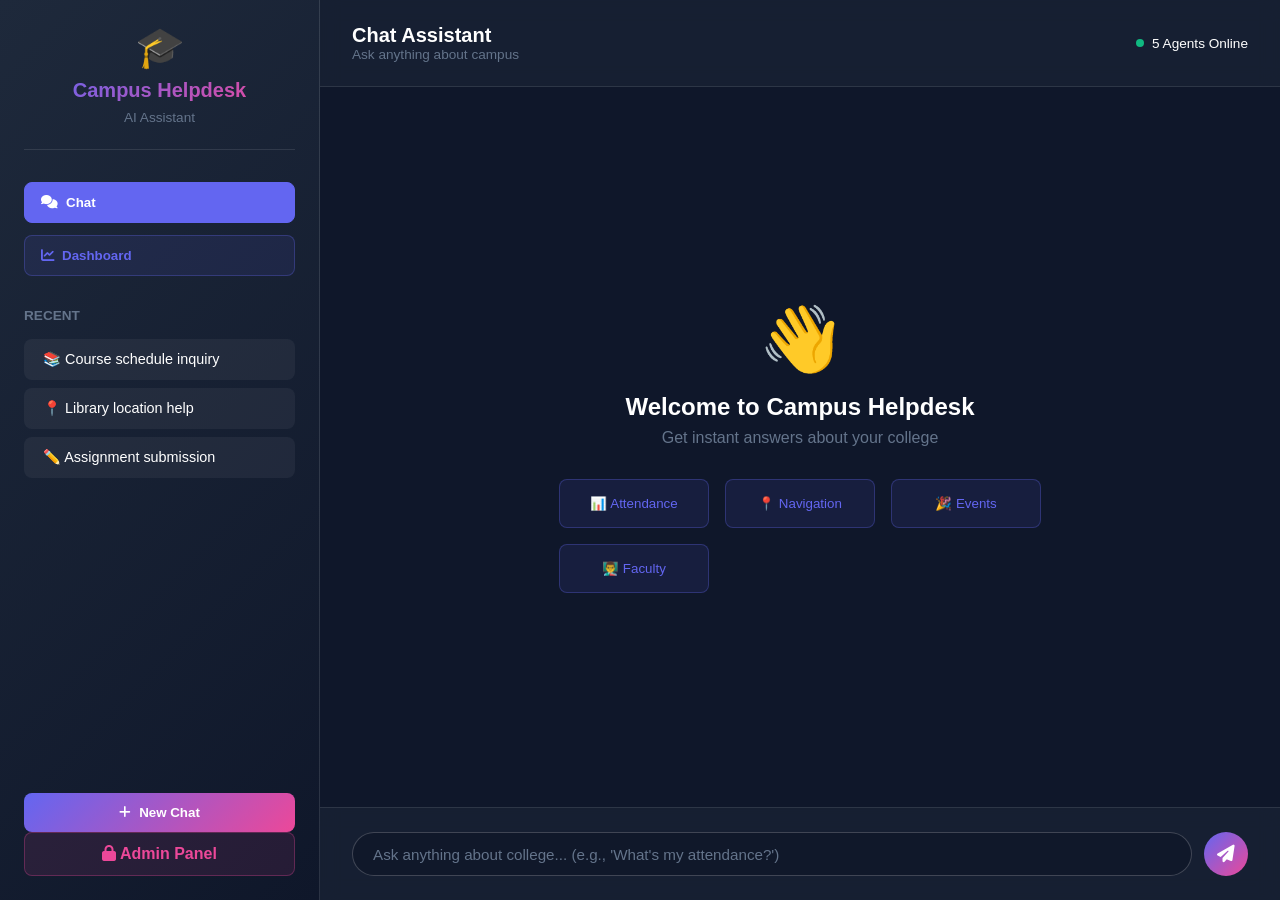
<file: templates/index_pro.html>
<!DOCTYPE html>
<html lang="en">
<head>
    <meta charset="UTF-8">
    <meta name="viewport" content="width=device-width, initial-scale=1.0">
    <title>Campus Helpdesk - Smart AI Assistant</title>
    <link href="https://cdnjs.cloudflare.com/ajax/libs/font-awesome/6.4.0/css/all.min.css" rel="stylesheet">
    <style>
        * {
            margin: 0;
            padding: 0;
            box-sizing: border-box;
        }

        :root {
            --primary: #6366f1;
            --primary-dark: #4f46e5;
            --secondary: #ec4899;
            --success: #10b981;
            --warning: #f59e0b;
            --dark: #0f172a;
            --dark-light: #1e293b;
            --gray: #64748b;
            --light: #f1f5f9;
            --white: #ffffff;
        }

        html, body {
            width: 100%;
            height: 100%;
            font-family: -apple-system, BlinkMacSystemFont, 'Segoe UI', 'Roboto', sans-serif;
            background: var(--dark);
            color: var(--white);
        }

        .app-container {
            display: flex;
            height: 100vh;
            background: var(--dark);
        }

        /* ==================== SIDEBAR ==================== */
        .sidebar {
            width: 320px;
            background: linear-gradient(135deg, #1e293b 0%, #0f172a 100%);
            border-right: 1px solid rgba(255, 255, 255, 0.1);
            display: flex;
            flex-direction: column;
            padding: 1.5rem;
            overflow-y: auto;
        }

        .logo-section {
            text-align: center;
            margin-bottom: 2rem;
            padding-bottom: 1.5rem;
            border-bottom: 1px solid rgba(255, 255, 255, 0.1);
        }

        .logo {
            font-size: 2.5rem;
            margin-bottom: 0.5rem;
        }

        .logo-text {
            font-size: 1.25rem;
            font-weight: 700;
            background: linear-gradient(135deg, var(--primary), var(--secondary));
            -webkit-background-clip: text;
            -webkit-text-fill-color: transparent;
            background-clip: text;
        }

        .logo-subtitle {
            font-size: 0.85rem;
            color: var(--gray);
            margin-top: 0.5rem;
        }

        .nav-buttons {
            display: flex;
            flex-direction: column;
            gap: 0.75rem;
            margin-bottom: 2rem;
        }

        .nav-btn {
            padding: 0.75rem 1rem;
            border: 1px solid rgba(99, 102, 241, 0.3);
            background: rgba(99, 102, 241, 0.1);
            color: var(--primary);
            border-radius: 8px;
            cursor: pointer;
            transition: all 0.3s ease;
            font-weight: 600;
            display: flex;
            align-items: center;
            gap: 0.5rem;
        }

        .nav-btn:hover {
            background: rgba(99, 102, 241, 0.2);
            border-color: var(--primary);
            transform: translateX(4px);
        }

        .nav-btn.active {
            background: var(--primary);
            color: white;
            border-color: var(--primary);
        }

        .conversation-list {
            flex: 1;
            overflow-y: auto;
            margin-bottom: 1.5rem;
        }

        .conversation-item {
            padding: 0.75rem 1rem;
            margin-bottom: 0.5rem;
            background: rgba(255, 255, 255, 0.05);
            border-radius: 8px;
            cursor: pointer;
            transition: all 0.3s ease;
            border-left: 3px solid transparent;
            font-size: 0.9rem;
            overflow: hidden;
            text-overflow: ellipsis;
            white-space: nowrap;
        }

        .conversation-item:hover {
            background: rgba(99, 102, 241, 0.15);
            border-left-color: var(--primary);
        }

        .new-chat-btn {
            padding: 0.75rem 1rem;
            background: linear-gradient(135deg, var(--primary), var(--secondary));
            border: none;
            color: white;
            border-radius: 8px;
            cursor: pointer;
            font-weight: 600;
            transition: all 0.3s ease;
            width: 100%;
            display: flex;
            align-items: center;
            justify-content: center;
            gap: 0.5rem;
        }

        .new-chat-btn:hover {
            transform: translateY(-2px);
            box-shadow: 0 8px 20px rgba(99, 102, 241, 0.3);
        }

        .admin-link {
            padding: 0.75rem 1rem;
            background: rgba(236, 72, 153, 0.1);
            border: 1px solid rgba(236, 72, 153, 0.3);
            color: var(--secondary);
            border-radius: 8px;
            text-decoration: none;
            text-align: center;
            font-weight: 600;
            transition: all 0.3s ease;
            display: block;
        }

        .admin-link:hover {
            background: rgba(236, 72, 153, 0.2);
            border-color: var(--secondary);
        }

        /* ==================== MAIN CHAT ==================== */
        .chat-container {
            flex: 1;
            display: flex;
            flex-direction: column;
            background: var(--dark);
        }

        .chat-header {
            padding: 1.5rem 2rem;
            border-bottom: 1px solid rgba(255, 255, 255, 0.1);
            display: flex;
            justify-content: space-between;
            align-items: center;
            background: rgba(30, 41, 59, 0.5);
            backdrop-filter: blur(10px);
        }

        .chat-header-title {
            font-size: 1.25rem;
            font-weight: 700;
        }

        .chat-header-subtitle {
            font-size: 0.85rem;
            color: var(--gray);
        }

        .agent-status {
            display: flex;
            align-items: center;
            gap: 0.5rem;
            font-size: 0.85rem;
        }

        .status-dot {
            width: 8px;
            height: 8px;
            background: var(--success);
            border-radius: 50%;
            animation: pulse 2s infinite;
        }

        @keyframes pulse {
            0%, 100% { opacity: 1; }
            50% { opacity: 0.5; }
        }

        .messages-area {
            flex: 1;
            overflow-y: auto;
            padding: 2rem;
            display: flex;
            flex-direction: column;
            gap: 1rem;
        }

        .welcome-section {
            text-align: center;
            margin: auto;
        }

        .welcome-icon {
            font-size: 4rem;
            margin-bottom: 1rem;
        }

        .welcome-title {
            font-size: 1.5rem;
            font-weight: 700;
            margin-bottom: 0.5rem;
        }

        .welcome-subtitle {
            color: var(--gray);
            margin-bottom: 2rem;
        }

        .quick-actions {
            display: grid;
            grid-template-columns: repeat(auto-fit, minmax(150px, 1fr));
            gap: 1rem;
            max-width: 600px;
        }

        .quick-action-btn {
            padding: 1rem;
            background: rgba(99, 102, 241, 0.1);
            border: 1px solid rgba(99, 102, 241, 0.3);
            border-radius: 8px;
            color: var(--primary);
            cursor: pointer;
            transition: all 0.3s ease;
            font-weight: 500;
        }

        .quick-action-btn:hover {
            background: rgba(99, 102, 241, 0.2);
            transform: translateY(-2px);
        }

        /* Messages */
        .message {
            display: flex;
            gap: 1rem;
            margin-bottom: 1rem;
            animation: slideIn 0.3s ease;
        }

        @keyframes slideIn {
            from {
                opacity: 0;
                transform: translateY(10px);
            }
            to {
                opacity: 1;
                transform: translateY(0);
            }
        }

        .message.user {
            justify-content: flex-end;
        }

        .message-avatar {
            width: 36px;
            height: 36px;
            border-radius: 50%;
            display: flex;
            align-items: center;
            justify-content: center;
            font-size: 1.2rem;
            flex-shrink: 0;
        }

        .message.assistant .message-avatar {
            background: rgba(99, 102, 241, 0.2);
            color: var(--primary);
        }

        .message.user .message-avatar {
            background: rgba(236, 72, 153, 0.2);
            color: var(--secondary);
        }

        .message-content {
            max-width: 70%;
        }

        .message.user .message-content {
            text-align: right;
        }

        .message-bubble {
            padding: 0.75rem 1rem;
            border-radius: 12px;
            word-wrap: break-word;
            line-height: 1.5;
        }

        .message.assistant .message-bubble {
            background: rgba(99, 102, 241, 0.15);
            border: 1px solid rgba(99, 102, 241, 0.3);
            color: var(--white);
        }

        .message.user .message-bubble {
            background: linear-gradient(135deg, var(--primary), var(--primary-dark));
            color: white;
        }

        .message-agents {
            margin-top: 0.5rem;
            font-size: 0.8rem;
            color: var(--gray);
        }

        .agent-badge {
            display: inline-block;
            background: rgba(16, 185, 129, 0.15);
            color: var(--success);
            padding: 0.2rem 0.5rem;
            border-radius: 4px;
            margin-right: 0.3rem;
            font-weight: 500;
        }

        /* Input Area */
        .input-area {
            padding: 1.5rem 2rem;
            border-top: 1px solid rgba(255, 255, 255, 0.1);
            background: rgba(30, 41, 59, 0.5);
            backdrop-filter: blur(10px);
        }

        .input-wrapper {
            display: flex;
            gap: 0.75rem;
            max-width: 1200px;
        }

        .input-field {
            flex: 1;
            padding: 0.75rem 1.25rem;
            border: 1px solid rgba(255, 255, 255, 0.2);
            background: rgba(15, 23, 42, 0.8);
            border-radius: 25px;
            color: white;
            font-size: 0.95rem;
            transition: all 0.3s ease;
        }

        .input-field:focus {
            outline: none;
            border-color: var(--primary);
            background: rgba(15, 23, 42, 0.95);
            box-shadow: 0 0 0 3px rgba(99, 102, 241, 0.1);
        }

        .input-field::placeholder {
            color: var(--gray);
        }

        .send-btn {
            width: 44px;
            height: 44px;
            border: none;
            background: linear-gradient(135deg, var(--primary), var(--secondary));
            color: white;
            border-radius: 50%;
            cursor: pointer;
            transition: all 0.3s ease;
            display: flex;
            align-items: center;
            justify-content: center;
            font-size: 1.1rem;
        }

        .send-btn:hover {
            transform: scale(1.05);
            box-shadow: 0 8px 20px rgba(99, 102, 241, 0.3);
        }

        .send-btn:active {
            transform: scale(0.95);
        }

        /* ==================== SCROLLBAR ==================== */
        ::-webkit-scrollbar {
            width: 8px;
        }

        ::-webkit-scrollbar-track {
            background: rgba(255, 255, 255, 0.05);
        }

        ::-webkit-scrollbar-thumb {
            background: rgba(99, 102, 241, 0.4);
            border-radius: 4px;
        }

        ::-webkit-scrollbar-thumb:hover {
            background: rgba(99, 102, 241, 0.6);
        }

        /* ==================== RESPONSIVE ==================== */
        @media (max-width: 768px) {
            .app-container {
                flex-direction: column;
            }

            .sidebar {
                width: 100%;
                height: auto;
                padding: 1rem;
                border-right: none;
                border-bottom: 1px solid rgba(255, 255, 255, 0.1);
                flex-direction: row;
                align-items: center;
                gap: 1rem;
            }

            .logo-section {
                margin-bottom: 0;
                padding-bottom: 0;
                border-bottom: none;
                flex-shrink: 0;
            }

            .logo-text {
                font-size: 1rem;
            }

            .nav-buttons {
                flex-direction: row;
                margin-bottom: 0;
                gap: 0.5rem;
                flex: 1;
            }

            .nav-btn {
                padding: 0.5rem 0.75rem;
                font-size: 0.85rem;
            }

            .conversation-list {
                display: none;
            }

            .new-chat-btn {
                display: none;
            }

            .messages-area {
                padding: 1rem;
            }

            .message-content {
                max-width: 90%;
            }

            .input-area {
                padding: 1rem;
            }

            .quick-actions {
                grid-template-columns: 1fr;
            }
        }

        @media (max-width: 480px) {
            .chat-header {
                padding: 1rem;
            }

            .chat-header-title {
                font-size: 1rem;
            }

            .messages-area {
                padding: 0.75rem;
                gap: 0.75rem;
            }

            .message-content {
                max-width: 100%;
            }

            .input-wrapper {
                gap: 0.5rem;
            }

            .send-btn {
                width: 40px;
                height: 40px;
            }
        }
    </style>
</head>
<body>
    <div class="app-container">
        <!-- Sidebar -->
        <div class="sidebar">
            <div class="logo-section">
                <div class="logo">🎓</div>
                <div class="logo-text">Campus Helpdesk</div>
                <div class="logo-subtitle">AI Assistant</div>
            </div>

            <div class="nav-buttons">
                <button class="nav-btn active" onclick="switchView('chat')">
                    <i class="fas fa-comments"></i>
                    <span>Chat</span>
                </button>
                <button class="nav-btn" onclick="switchView('dashboard')">
                    <i class="fas fa-chart-line"></i>
                    <span>Dashboard</span>
                </button>
            </div>

            <div class="conversation-list">
                <div style="color: var(--gray); font-size: 0.85rem; margin-bottom: 1rem; text-transform: uppercase; font-weight: 600;">Recent</div>
                <div class="conversation-item">📚 Course schedule inquiry</div>
                <div class="conversation-item">📍 Library location help</div>
                <div class="conversation-item">✏️ Assignment submission</div>
            </div>

            <button class="new-chat-btn">
                <i class="fas fa-plus"></i>
                <span>New Chat</span>
            </button>

            <a href="/admin" class="admin-link">
                <i class="fas fa-lock"></i> Admin Panel
            </a>
        </div>

        <!-- Chat Container -->
        <div class="chat-container">
            <!-- Header -->
            <div class="chat-header">
                <div>
                    <div class="chat-header-title">Chat Assistant</div>
                    <div class="chat-header-subtitle">Ask anything about campus</div>
                </div>
                <div class="agent-status">
                    <span class="status-dot"></span>
                    <span>5 Agents Online</span>
                </div>
            </div>

            <!-- Messages Area -->
            <div class="messages-area" id="messagesArea">
                <div class="welcome-section">
                    <div class="welcome-icon">👋</div>
                    <div class="welcome-title">Welcome to Campus Helpdesk</div>
                    <div class="welcome-subtitle">Get instant answers about your college</div>
                    <div class="quick-actions">
                        <button class="quick-action-btn" onclick="sendQuickMessage('What is my attendance?')">📊 Attendance</button>
                        <button class="quick-action-btn" onclick="sendQuickMessage('Where is the library?')">📍 Navigation</button>
                        <button class="quick-action-btn" onclick="sendQuickMessage('Upcoming events?')">🎉 Events</button>
                        <button class="quick-action-btn" onclick="sendQuickMessage('Faculty contact info')">👨‍🏫 Faculty</button>
                    </div>
                </div>
            </div>

            <!-- Input Area -->
            <div class="input-area">
                <div class="input-wrapper">
                    <input 
                        type="text" 
                        id="userInput" 
                        class="input-field" 
                        placeholder="Ask anything about college... (e.g., 'What's my attendance?')"
                        onkeypress="handleKeyPress(event)"
                    >
                    <button class="send-btn" onclick="sendMessage()">
                        <i class="fas fa-paper-plane"></i>
                    </button>
                </div>
            </div>
        </div>
    </div>

    <script>
        let userName = "Anonymous";

        function handleKeyPress(event) {
            if (event.key === 'Enter' && !event.shiftKey) {
                event.preventDefault();
                sendMessage();
            }
        }

        function sendMessage() {
            const input = document.getElementById('userInput');
            const text = input.value.trim();
            
            if (!text) return;

            // Add user message
            addMessage(text, 'user');
            input.value = '';

            // Send to API
            fetch('/api/query', {
                method: 'POST',
                headers: { 'Content-Type': 'application/json' },
                body: JSON.stringify({ 
                    text: text,
                    user_name: userName
                })
            })
            .then(res => res.json())
            .then(data => {
                const response = data.response || 'No response available';
                const agents = data.agents || [];
                addMessage(response, 'assistant', agents);
            })
            .catch(err => {
                console.error('Error:', err);
                addMessage('Sorry, something went wrong. Please try again.', 'assistant');
            });
        }

        function sendQuickMessage(message) {
            document.getElementById('userInput').value = message;
            sendMessage();
        }

        function addMessage(text, sender, agents = []) {
            const messagesArea = document.getElementById('messagesArea');
            
            // Remove welcome section if exists
            const welcome = messagesArea.querySelector('.welcome-section');
            if (welcome) welcome.remove();

            const messageDiv = document.createElement('div');
            messageDiv.className = `message ${sender}`;
            
            const avatar = sender === 'user' ? '👤' : '🤖';
            const agentsList = agents.length > 0 ? `<div class="message-agents">Agents: ${agents.map(a => `<span class="agent-badge">${a}</span>`).join('')}</div>` : '';
            
            messageDiv.innerHTML = `
                <div class="message-avatar">${avatar}</div>
                <div class="message-content">
                    <div class="message-bubble">${text}</div>
                    ${agentsList}
                </div>
            `;
            
            messagesArea.appendChild(messageDiv);
            messagesArea.scrollTop = messagesArea.scrollHeight;
        }

        function switchView(view) {
            if (view === 'dashboard') {
                window.location.href = '/';
            }
        }

        // Set random user name on load
        window.addEventListener('load', function() {
            const firstNames = ['Student', 'Scholar', 'Learner'];
            userName = firstNames[Math.floor(Math.random() * firstNames.length)];
        });
    </script>
</body>
</html>
</file>
